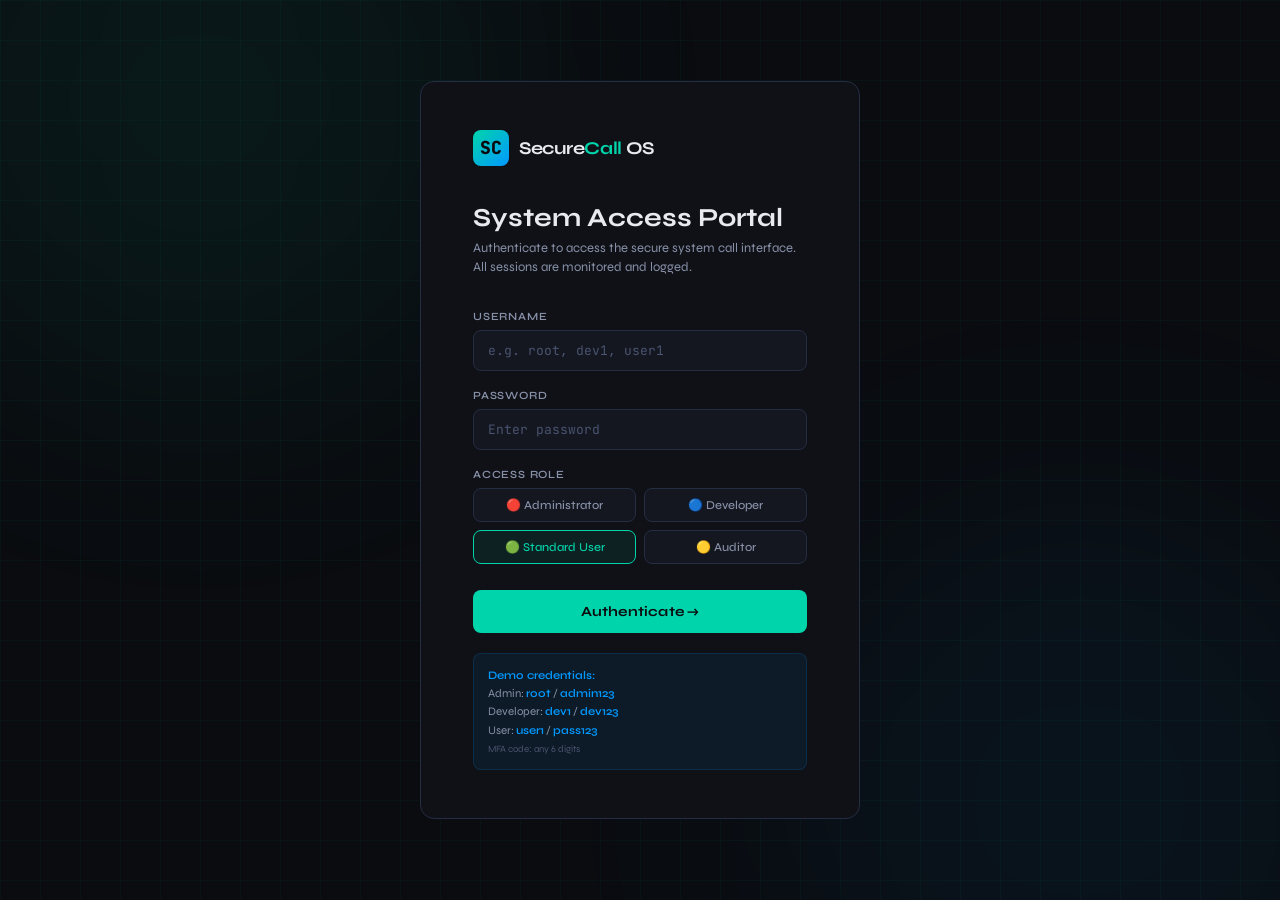
<file: index.html>
<!DOCTYPE html>
<html lang="en">
<head>
<meta charset="UTF-8">
<meta name="viewport" content="width=device-width, initial-scale=1.0">
<title>SecureCall OS — System Call Interface</title>
<link href="https://fonts.googleapis.com/css2?family=JetBrains+Mono:wght@400;500;700&family=Syne:wght@400;500;600;700;800&display=swap" rel="stylesheet">
<link rel="stylesheet" href="styles.css">
</head>
<body>

<!-- GRID BG -->
<div class="grid-bg"></div>
<div class="glow-orb a"></div>
<div class="glow-orb b"></div>

<!-- ===== LOGIN SCREEN ===== -->
<div id="login-screen" class="screen active">
  <div class="login-box">
    <div class="logo-mark">
      <div class="logo-icon">SC</div>
      <div class="logo-text">Secure<span>Call</span> OS</div>
    </div>
    <div class="login-title">System Access Portal</div>
    <div class="login-sub">Authenticate to access the secure system call interface. All sessions are monitored and logged.</div>

    <div class="form-group">
      <label class="form-label">Username</label>
      <input type="text" class="form-input" id="login-user" placeholder="e.g. root, dev1, user1" autocomplete="off">
    </div>
    <div class="form-group">
      <label class="form-label">Password</label>
      <input type="password" class="form-input" id="login-pass" placeholder="Enter password">
    </div>
    <div class="form-group">
      <label class="form-label">Access Role</label>
      <div class="role-select">
        <div class="role-btn" data-role="admin" onclick="selectRole(this)">🔴 Administrator</div>
        <div class="role-btn" data-role="dev" onclick="selectRole(this)">🔵 Developer</div>
        <div class="role-btn selected" data-role="user" onclick="selectRole(this)">🟢 Standard User</div>
        <div class="role-btn" data-role="auditor" onclick="selectRole(this)">🟡 Auditor</div>
      </div>
    </div>

    <div class="mfa-box" id="mfa-box">
      <div class="mfa-label">🔐 Two-factor authentication required — enter your 6-digit code:</div>
      <div class="mfa-digits">
        <input type="text" maxlength="1" class="mfa-digit" id="d1" oninput="mfaNext(this,'d2')">
        <input type="text" maxlength="1" class="mfa-digit" id="d2" oninput="mfaNext(this,'d3')">
        <input type="text" maxlength="1" class="mfa-digit" id="d3" oninput="mfaNext(this,'d4')">
        <input type="text" maxlength="1" class="mfa-digit" id="d4" oninput="mfaNext(this,'d5')">
        <input type="text" maxlength="1" class="mfa-digit" id="d5" oninput="mfaNext(this,'d6')">
        <input type="text" maxlength="1" class="mfa-digit" id="d6" oninput="mfaNext(this,null)">
      </div>
    </div>

    <div class="login-error" id="login-error"></div>

    <button class="btn-primary" onclick="doLogin()" id="login-btn">Authenticate →</button>

    <div class="demo-hint">
      <b>Demo credentials:</b><br>
      Admin: <b>root</b> / <b>admin123</b><br>
      Developer: <b>dev1</b> / <b>dev123</b><br>
      User: <b>user1</b> / <b>pass123</b>
      <br><small style="color:var(--text3)">MFA code: any 6 digits</small>
    </div>
  </div>
</div>

<!-- ===== MAIN APP ===== -->
<div id="app-screen" class="screen">

  <!-- TOPBAR -->
  <div class="topbar">
    <div class="topbar-logo">
      <div class="topbar-logo-icon">SC</div>
      <div class="topbar-logo-text">Secure<span>Call</span></div>
    </div>
    <div class="topbar-divider"></div>
    <div class="nav-tabs">
      <button class="nav-tab active" onclick="switchTab('dashboard',this)">
        <div class="tab-dot"></div><span class="tab-label">Dashboard</span>
      </button>
      <button class="nav-tab" onclick="switchTab('syscalls',this)">
        <div class="tab-dot"></div><span class="tab-label">System Calls</span>
      </button>
      <button class="nav-tab" onclick="switchTab('logs',this)">
        <div class="tab-dot"></div><span class="tab-label">Audit Logs</span>
      </button>
      <button class="nav-tab" id="users-tab-btn" onclick="switchTab('users',this)">
        <div class="tab-dot"></div><span class="tab-label">Users & Access</span>
      </button>
      <button class="nav-tab" onclick="switchTab('security',this)">
        <div class="tab-dot"></div><span class="tab-label">Security</span>
      </button>
    </div>
    <div class="topbar-right">
      <span class="live-dot"><span class="live-pulse"></span>Live</span>
      
      <span id="session-timer" style="font-size: 12px; color: #f59e0b; font-family: 'JetBrains Mono', monospace; margin-right: 12px; background: rgba(245, 158, 11, 0.1); padding: 4px 8px; border-radius: 4px; border: 1px solid rgba(245, 158, 11, 0.2);">
        ⏱ 30:00
      </span>

      <div class="user-badge">
        <div class="user-avatar" id="top-avatar">U</div>
        <span class="user-name" id="top-name">User</span>
        <span class="user-role-badge role-user" id="top-role">user</span>
      </div>
      <button class="logout-btn" onclick="doLogout()">Sign Out</button>
    </div>
  </div>

  <div class="content">

    <!-- DASHBOARD -->
    <div id="tab-dashboard" class="tab-content active">
      <div class="section-header">
        <div class="section-title">System Overview</div>
        <div class="section-sub">Real-time monitoring of system call activity and access control</div>
      </div>

      <div class="stats-grid">
        <div class="stat-card green">
          <div class="stat-icon">📡</div>
          <div class="stat-val" id="stat-total">2,847</div>
          <div class="stat-label">Total Syscalls Today</div>
          <div class="stat-change up">↑ 12% from yesterday</div>
        </div>
        <div class="stat-card red">
          <div class="stat-icon">🚫</div>
          <div class="stat-val" id="stat-denied">143</div>
          <div class="stat-label">Access Denied</div>
          <div class="stat-change down">↑ 3 unauthorized attempts</div>
        </div>
        <div class="stat-card blue">
          <div class="stat-icon">👤</div>
          <div class="stat-val">7</div>
          <div class="stat-label">Active Sessions</div>
          <div class="stat-change up">3 privileged users</div>
        </div>
        <div class="stat-card yellow">
          <div class="stat-icon">⚠️</div>
          <div class="stat-val" id="stat-alerts">5</div>
          <div class="stat-label">Security Alerts</div>
          <div class="stat-change down">2 high severity</div>
        </div>
      </div>

      <div class="charts-row">
        <div class="chart-card">
          <div class="chart-title">Syscall Activity — Last 8 Hours</div>
          <div class="bar-chart" id="activity-chart">
          </div>
        </div>
        <div class="chart-card">
          <div class="chart-title">Syscall Distribution by Category</div>
          <div style="display:flex;align-items:center;gap:20px;">
            <svg viewBox="0 0 36 36" style="width:110px;height:110px;transform:rotate(-90deg);">
              <circle cx="18" cy="18" r="15.9" fill="none" stroke="#1a1e2a" stroke-width="4"/>
              <circle cx="18" cy="18" r="15.9" fill="none" stroke="#00d4aa" stroke-width="4" stroke-dasharray="38 62" stroke-dashoffset="0"/>
              <circle cx="18" cy="18" r="15.9" fill="none" stroke="#0099ff" stroke-width="4" stroke-dasharray="26 74" stroke-dashoffset="-38"/>
              <circle cx="18" cy="18" r="15.9" fill="none" stroke="#9b5de5" stroke-width="4" stroke-dasharray="18 82" stroke-dashoffset="-64"/>
              <circle cx="18" cy="18" r="15.9" fill="none" stroke="#ffd166" stroke-width="4" stroke-dasharray="12 88" stroke-dashoffset="-82"/>
              <circle cx="18" cy="18" r="15.9" fill="none" stroke="#ff4d6d" stroke-width="4" stroke-dasharray="6 94" stroke-dashoffset="-94"/>
            </svg>
            <div class="legend">
              <div class="legend-item"><div class="legend-dot" style="background:var(--accent)"></div>File I/O (38%)</div>
              <div class="legend-item"><div class="legend-dot" style="background:var(--info)"></div>Process (26%)</div>
              <div class="legend-item"><div class="legend-dot" style="background:var(--purple)"></div>Memory (18%)</div>
              <div class="legend-item"><div class="legend-dot" style="background:var(--warning)"></div>Network (12%)</div>
              <div class="legend-item"><div class="legend-dot" style="background:var(--danger)"></div>Security (6%)</div>
            </div>
          </div>
        </div>
      </div>

      <!-- Live log feed -->
      <div class="chart-card" style="margin-bottom:0">
        <div class="chart-title" style="display:flex;align-items:center;justify-content:space-between;">
          <span>Recent Activity Feed</span>
          <span class="live-dot"><span class="live-pulse"></span>Live updates</span>
        </div>
        <div id="live-feed" style="font-family:var(--font-mono);font-size:11.5px;line-height:2;max-height:180px;overflow-y:auto;"></div>
      </div>
    </div>

    <!-- SYSCALLS TAB -->
    <div id="tab-syscalls" class="tab-content">
      <div class="section-header">
        <div style="display:flex;align-items:center;justify-content:space-between;">
          <div>
            <div class="section-title">System Call Interface</div>
            <div class="section-sub">Click a system call to execute it — access governed by your role</div>
          </div>
          <span id="role-notice" style="font-size:12px;color:var(--text2);background:var(--bg3);padding:6px 14px;border-radius:20px;border:1px solid var(--border)"></span>
        </div>
      </div>

      <div class="terminal-area">
        <div class="terminal-header">
          <div class="term-dots">
            <div class="term-dot r"></div>
            <div class="term-dot y"></div>
            <div class="term-dot g"></div>
          </div>
          <div class="term-title">securecall@kernel:~$ — Secure System Call Terminal</div>
          <div style="margin-left:auto;font-size:10px;color:var(--text3);font-family:var(--font-mono)">Session: <span id="session-id">SC-0000</span></div>
        </div>
        <div class="terminal-body" id="terminal-body">
          <div class="term-line"><span class="ok">✓ SecureCall OS Kernel Interface v3.2.1 initialized</span></div>
          <div class="term-line"><span class="info-t">→ Authentication subsystem: ACTIVE</span></div>
          <div class="term-line"><span class="info-t">→ Audit logging: ENABLED (tamper-proof mode)</span></div>
          <div class="term-line"><span class="info-t">→ Policy engine: RUNNING (RBAC + MAC)</span></div>
          <div class="term-line"><span class="text2">Type a command or click a syscall card below.</span></div>
        </div>
        <div class="terminal-input-row">
          <span class="term-prompt-label" id="term-prompt">user@securecall:~$</span>
          <input type="text" class="term-input" id="term-input" placeholder="e.g. read /etc/passwd, write /tmp/test.txt, exec /bin/ls" onkeydown="if(event.key==='Enter')runTerminalCommand()">
          <button class="term-run-btn" onclick="runTerminalCommand()">RUN ▶</button>
        </div>
      </div>

      <div class="syscall-grid" id="syscall-grid"></div>
    </div>

    <!-- LOGS TAB -->
    <div id="tab-logs" class="tab-content">
      <div class="section-header">
        <div class="section-title">Audit Log</div>
        <div class="section-sub">Immutable, timestamped record of all system call activity</div>
      </div>
      <div class="log-toolbar">
        <button class="log-filter-btn active" onclick="filterLogs('all',this)">All</button>
        <button class="log-filter-btn" onclick="filterLogs('success',this)">Allowed</button>
        <button class="log-filter-btn" onclick="filterLogs('denied',this)">Denied</button>
        <button class="log-filter-btn" onclick="filterLogs('warning',this)">Warnings</button>
        <input type="text" class="search-input" id="log-search" placeholder="Search by user, syscall, path..." oninput="renderLogs()">
        <button class="log-filter-btn" onclick="exportAuditLogCSV()" style="margin-left:auto;border-color:var(--accent);color:var(--accent)">⬇ Export CSV</button>
      </div>
      <div style="background:var(--bg2);border:1px solid var(--border);border-radius:var(--radius-lg);overflow:hidden;">
        <table class="log-table">
          <thead>
            <tr>
              <th>#</th>
              <th>Timestamp</th>
              <th>User</th>
              <th>Syscall</th>
              <th>Arguments</th>
              <th>PID</th>
              <th>Status</th>
              <th>Return</th>
            </tr>
          </thead>
          <tbody id="log-tbody"></tbody>
        </table>
      </div>
    </div>

    <!-- USERS TAB -->
    <div id="tab-users" class="tab-content">
      <div class="section-header">
        <div class="section-title">Users & Access Control</div>
        <div class="section-sub">Manage user accounts, roles, and syscall permissions — Admin only</div>
      </div>
      <div id="users-locked-msg" style="display:none;text-align:center;padding:60px;color:var(--text2)">
        <div style="font-size:40px;margin-bottom:12px">🔒</div>
        <div style="font-size:16px;font-weight:600;margin-bottom:6px">Admin Access Required</div>
        <div style="font-size:13px">User management is restricted to administrators only.</div>
      </div>
      <div id="users-content">
        <div class="users-table-wrap">
          <table class="users-table">
            <thead>
              <tr>
                <th>User</th>
                <th>Role</th>
                <th>Status</th>
                <th>Last Login</th>
                <th>Syscall Permissions</th>
                <th>Actions</th>
              </tr>
            </thead>
            <tbody id="users-tbody"></tbody>
          </table>
        </div>
      </div>
    </div>

    <!-- SECURITY TAB -->
    <div id="tab-security" class="tab-content">
      <div class="section-header">
        <div class="section-title">Security Center</div>
        <div class="section-sub">Threat monitoring, policy enforcement, and access controls</div>
      </div>

      <div class="security-grid">
        <div class="security-card">
          <div class="sec-card-title"><span class="sec-icon">⚠️</span> Recent Threat Detections</div>
          <div class="threat-item">
            <div class="threat-level tl-high"></div>
            <div class="threat-info">
              <div class="threat-name">Privilege Escalation Attempt</div>
              <div class="threat-time">2025-03-15 14:32:11 — user: guest01 — PID 3421</div>
            </div>
            <span class="threat-badge tb-high">HIGH</span>
          </div>
          <div class="threat-item">
            <div class="threat-level tl-high"></div>
            <div class="threat-info">
              <div class="threat-name">Unauthorized /etc/shadow Read</div>
              <div class="threat-time">2025-03-15 13:18:05 — user: dev2 — PID 2201</div>
            </div>
            <span class="threat-badge tb-high">HIGH</span>
          </div>
          <div class="threat-item">
            <div class="threat-level tl-med"></div>
            <div class="threat-info">
              <div class="threat-name">Excessive fork() Calls (Rate Limit)</div>
              <div class="threat-time">2025-03-15 11:55:42 — user: user1 — PID 5512</div>
            </div>
            <span class="threat-badge tb-med">MED</span>
          </div>
          <div class="threat-item">
            <div class="threat-level tl-med"></div>
            <div class="threat-info">
              <div class="threat-name">Suspicious Socket Connection</div>
              <div class="threat-time">2025-03-15 09:02:33 — user: svc_acc — PID 1884</div>
            </div>
            <span class="threat-badge tb-med">MED</span>
          </div>
          <div class="threat-item">
            <div class="threat-level tl-low"></div>
            <div class="threat-info">
              <div class="threat-name">Failed Authentication (3 attempts)</div>
              <div class="threat-time">2025-03-15 07:44:19 — IP: 10.0.0.47</div>
            </div>
            <span class="threat-badge tb-low">LOW</span>
          </div>
        </div>

        <div class="security-card">
          <div class="sec-card-title"><span class="sec-icon">🛡️</span> Security Policies</div>
          <div class="policy-row">
            <div class="policy-info">
              <div class="policy-name">Mandatory Access Control (MAC)</div>
              <div class="policy-desc">SELinux-style label-based enforcement</div>
            </div>
            <label class="toggle"><input type="checkbox" checked><span class="toggle-slider"></span></label>
          </div>
          <div class="policy-row">
            <div class="policy-info">
              <div class="policy-name">Role-Based Access Control (RBAC)</div>
              <div class="policy-desc">Permission sets per user role</div>
            </div>
            <label class="toggle"><input type="checkbox" checked><span class="toggle-slider"></span></label>
          </div>
          <div class="policy-row">
            <div class="policy-info">
              <div class="policy-name">Seccomp Syscall Filtering</div>
              <div class="policy-desc">Kernel-level syscall whitelist</div>
            </div>
            <label class="toggle"><input type="checkbox" checked><span class="toggle-slider"></span></label>
          </div>
          <div class="policy-row">
            <div class="policy-info">
              <div class="policy-name">Rate Limiting per User</div>
              <div class="policy-desc">Max 500 syscalls/min per process</div>
            </div>
            <label class="toggle"><input type="checkbox" checked><span class="toggle-slider"></span></label>
          </div>
          <div class="policy-row">
            <div class="policy-info">
              <div class="policy-name">Tamper-Proof Audit Log</div>
              <div class="policy-desc">SHA-256 chained log entries</div>
            </div>
            <label class="toggle"><input type="checkbox" checked><span class="toggle-slider"></span></label>
          </div>
          <div class="policy-row">
            <div class="policy-info">
              <div class="policy-name">Two-Factor Authentication</div>
              <div class="policy-desc">Required for admin & dev roles</div>
            </div>
            <label class="toggle"><input type="checkbox" checked><span class="toggle-slider"></span></label>
          </div>
          <div class="policy-row">
            <div class="policy-info">
              <div class="policy-name">Session Timeout (30 min)</div>
              <div class="policy-desc">Auto-lock idle sessions</div>
            </div>
            <label class="toggle"><input type="checkbox" checked><span class="toggle-slider"></span></label>
          </div>
        </div>
      </div>

      <!-- System call permission matrix -->
      <div class="security-card">
        <div class="sec-card-title"><span class="sec-icon">📋</span> Syscall Permission Matrix</div>
        <input
          type="text" 
          placeholder="Filter syscalls..." 
          oninput="buildPermMatrix(this.value)"
          style="margin:12px 0;padding:6px 10px;border:1px solid var(--border);border-radius:6px;width:250px;background:var(--bg3);color:var(--text1);"
        />
        <div style="overflow-x:auto;">
          <table style="width:100%;border-collapse:collapse;font-size:12px;font-family:var(--font-mono);">
            <thead>
              <tr>
                <th style="background:var(--bg3);padding:9px 12px;text-align:left;color:var(--text3);font-size:10px;letter-spacing:0.5px;border-bottom:1px solid var(--border)">SYSCALL</th>
                <th style="background:var(--bg3);padding:9px 12px;text-align:center;color:var(--danger);font-size:10px;letter-spacing:0.5px;border-bottom:1px solid var(--border)">TYPE</th>
                <th style="background:var(--bg3);padding:9px 12px;text-align:center;color:var(--danger);font-size:10px;letter-spacing:0.5px;border-bottom:1px solid var(--border)">ADMIN</th>
                <th style="background:var(--bg3);padding:9px 12px;text-align:center;color:var(--info);font-size:10px;letter-spacing:0.5px;border-bottom:1px solid var(--border)">DEVELOPER</th>
                <th style="background:var(--bg3);padding:9px 12px;text-align:center;color:var(--accent);font-size:10px;letter-spacing:0.5px;border-bottom:1px solid var(--border)">USER</th>
                <th style="background:var(--bg3);padding:9px 12px;text-align:center;color:var(--warning);font-size:10px;letter-spacing:0.5px;border-bottom:1px solid var(--border)">AUDITOR</th>
              </tr>
            </thead>
            <tbody id="perm-matrix"></tbody>
          </table>
        </div>
      </div>
    </div>

  </div>
</div>

<!-- SYSCALL MODAL -->
<div class="modal-overlay" id="syscall-modal">
  <div class="modal-box">
    <div class="modal-title" id="modal-title">Syscall Name</div>
    <div class="modal-sub" id="modal-sub">Description</div>
    <div id="modal-params"></div>
    <div class="modal-code" id="modal-code"></div>
    <div class="modal-btns">
      <button class="btn-sec" onclick="closeModal()">Cancel</button>
      <button class="btn-run" onclick="runSyscall()" id="modal-run-btn">Execute Syscall →</button>
    </div>
  </div>
</div>

<div id="toast-container"></div>
<script src="script.js"></script>
</body>
</html>
</file>
<file: styles.css>
:root {
    --bg: #0a0c10;
    --bg2: #0f1117;
    --bg3: #141720;
    --bg4: #1a1e2a;
    --border: #1e2436;
    --border2: #252d42;
    --accent: #00d4aa;
    --accent2: #0099ff;
    --accent3: #ff4d6d;
    --accent4: #ffd166;
    --text: #e8eaf0;
    --text2: #8891a8;
    --text3: #4a5470;
    --success: #00c896;
    --warning: #ffd166;
    --danger: #ff4d6d;
    --info: #0099ff;
    --purple: #9b5de5;
    --font-main: 'Syne', sans-serif;
    --font-mono: 'JetBrains Mono', monospace;
    --radius: 8px;
    --radius-lg: 14px;
  }
  * { box-sizing: border-box; margin: 0; padding: 0; }
  body {
    background: var(--bg);
    color: var(--text);
    font-family: var(--font-main);
    min-height: 100vh;
    overflow-x: hidden;
  }
  /* --- SCREEN MANAGEMENT --- */
  .screen { display: none; }
  .screen.active { display: flex; }

  /* ===== LOGIN SCREEN ===== */
  #login-screen {
    min-height: 100vh;
    flex-direction: column;
    align-items: center;
    justify-content: center;
    position: relative;
    overflow: hidden;
  }
  .grid-bg {
    position: fixed; inset: 0; z-index: 0;
    background-image:
      linear-gradient(rgba(0,212,170,0.04) 1px, transparent 1px),
      linear-gradient(90deg, rgba(0,212,170,0.04) 1px, transparent 1px);
    background-size: 40px 40px;
    pointer-events: none;
  }
  .glow-orb {
    position: fixed;
    width: 600px; height: 600px;
    border-radius: 50%;
    filter: blur(120px);
    pointer-events: none;
    z-index: 0;
  }
  .glow-orb.a { background: rgba(0,212,170,0.06); top: -200px; left: -100px; }
  .glow-orb.b { background: rgba(0,153,255,0.05); bottom: -200px; right: -100px; }
  .login-box {
    position: relative; z-index: 2;
    background: var(--bg2);
    border: 1px solid var(--border2);
    border-radius: var(--radius-lg);
    padding: 48px 52px;
    width: 440px;
    max-width: 95vw;
    animation: fadeUp 0.6s cubic-bezier(0.16, 1, 0.3, 1) both;
  }
  @keyframes fadeUp {
    from { opacity: 0; transform: translateY(20px); }
    to { opacity: 1; transform: translateY(0); }
  }
  .logo-mark {
    display: flex; align-items: center; gap: 10px;
    margin-bottom: 36px;
  }
  .logo-icon {
    width: 36px; height: 36px;
    background: linear-gradient(135deg, var(--accent), var(--accent2));
    border-radius: 8px;
    display: flex; align-items: center; justify-content: center;
    font-size: 18px; font-weight: 800;
    color: #0a0c10;
    font-family: var(--font-mono);
  }
  .logo-text { font-size: 18px; font-weight: 700; letter-spacing: -0.3px; }
  .logo-text span { color: var(--accent); }
  .login-title { font-size: 26px; font-weight: 700; margin-bottom: 6px; }
  .login-sub { font-size: 13px; color: var(--text2); margin-bottom: 32px; line-height: 1.5; }
  .form-group { margin-bottom: 18px; }
  .form-label { font-size: 11px; font-weight: 600; letter-spacing: 0.8px; color: var(--text2); text-transform: uppercase; margin-bottom: 7px; display: block; }
  .form-input {
    width: 100%; padding: 11px 14px;
    background: var(--bg3); border: 1px solid var(--border2);
    border-radius: var(--radius); color: var(--text);
    font-family: var(--font-mono); font-size: 13px;
    outline: none; transition: border-color 0.2s, box-shadow 0.2s;
  }
  .form-input:focus { border-color: var(--accent); box-shadow: 0 0 0 3px rgba(0,212,170,0.1); }
  .form-input::placeholder { color: var(--text3); }
  .input-row { display: flex; gap: 10px; }
  .input-row .form-group { flex: 1; }
  .role-select {
    display: grid; grid-template-columns: 1fr 1fr; gap: 8px; margin-top: 7px;
  }
  .role-btn {
    padding: 9px; background: var(--bg3);
    border: 1px solid var(--border2); border-radius: var(--radius);
    color: var(--text2); font-family: var(--font-main); font-size: 12px; font-weight: 500;
    cursor: pointer; transition: all 0.15s; text-align: center;
  }
  .role-btn:hover { border-color: var(--border2); color: var(--text); background: var(--bg4); }
  .role-btn.selected { border-color: var(--accent); color: var(--accent); background: rgba(0,212,170,0.08); }
  .btn-primary {
    width: 100%; padding: 13px;
    background: var(--accent); border: none; border-radius: var(--radius);
    color: #0a0c10; font-family: var(--font-main); font-size: 14px; font-weight: 700;
    cursor: pointer; transition: all 0.15s; margin-top: 8px; letter-spacing: 0.2px;
  }
  .btn-primary:hover { background: #00f0c0; transform: translateY(-1px); }
  .btn-primary:active { transform: translateY(0); }
  .login-error {
    background: rgba(255,77,109,0.1); border: 1px solid rgba(255,77,109,0.3);
    border-radius: var(--radius); padding: 10px 14px;
    color: var(--danger); font-size: 12px; margin-top: 12px; display: none;
  }
  .mfa-box { margin-top: 16px; display: none; }
  .mfa-label { font-size: 12px; color: var(--text2); margin-bottom: 10px; }
  .mfa-digits { display: flex; gap: 8px; }
  .mfa-digit {
    width: 44px; height: 48px; background: var(--bg3);
    border: 1px solid var(--border2); border-radius: var(--radius);
    color: var(--text); font-family: var(--font-mono); font-size: 20px; font-weight: 700;
    text-align: center; outline: none; transition: border-color 0.2s;
  }
  .mfa-digit:focus { border-color: var(--accent); }
  .demo-hint {
    margin-top: 20px; padding: 12px 14px;
    background: rgba(0,153,255,0.07); border: 1px solid rgba(0,153,255,0.15);
    border-radius: var(--radius); font-size: 11.5px; color: var(--text2); line-height: 1.6;
  }
  .demo-hint b { color: var(--info); font-weight: 600; }

  /* ===== MAIN APP ===== */
  #app-screen { flex-direction: column; min-height: 100vh; }

  /* TOPBAR */
  .topbar {
    background: var(--bg2); border-bottom: 1px solid var(--border);
    padding: 0 24px; height: 56px;
    display: flex; align-items: center; gap: 20px;
    position: sticky; top: 0; z-index: 100;
  }
  .topbar-logo { display: flex; align-items: center; gap: 8px; margin-right: 8px; }
  .topbar-logo-icon {
    width: 28px; height: 28px;
    background: linear-gradient(135deg, var(--accent), var(--accent2));
    border-radius: 6px; display: flex; align-items: center; justify-content: center;
    font-size: 13px; font-weight: 800; color: #0a0c10; font-family: var(--font-mono);
  }
  .topbar-logo-text { font-size: 14px; font-weight: 700; }
  .topbar-logo-text span { color: var(--accent); }
  .topbar-divider { width: 1px; height: 24px; background: var(--border); }
  .nav-tabs { display: flex; gap: 2px; flex: 1; }
  .nav-tab {
    padding: 7px 14px; border-radius: 6px;
    font-size: 12.5px; font-weight: 500; color: var(--text2);
    cursor: pointer; transition: all 0.15s; border: none; background: none;
    display: flex; align-items: center; gap: 7px; white-space: nowrap;
  }
  .nav-tab:hover { color: var(--text); background: var(--bg3); }
  .nav-tab.active { color: var(--accent); background: rgba(0,212,170,0.1); }
  .tab-dot { width: 6px; height: 6px; border-radius: 50%; background: currentColor; }
  .topbar-right { display: flex; align-items: center; gap: 12px; margin-left: auto; }
  .user-badge {
    display: flex; align-items: center; gap: 8px;
    padding: 5px 12px; background: var(--bg3);
    border: 1px solid var(--border); border-radius: 20px;
    font-size: 12px;
  }
  .user-avatar {
    width: 22px; height: 22px; border-radius: 50%;
    background: linear-gradient(135deg, var(--accent), var(--accent2));
    display: flex; align-items: center; justify-content: center;
    font-size: 10px; font-weight: 700; color: #0a0c10; font-family: var(--font-mono);
  }
  .user-name { font-weight: 600; }
  .user-role-badge {
    font-size: 9px; font-weight: 700; letter-spacing: 0.5px;
    padding: 2px 6px; border-radius: 4px; text-transform: uppercase;
  }
  .role-admin { background: rgba(255,77,109,0.15); color: var(--danger); }
  .role-dev { background: rgba(0,153,255,0.15); color: var(--info); }
  .role-user { background: rgba(0,212,170,0.15); color: var(--accent); }
  .logout-btn {
    padding: 6px 12px; background: none;
    border: 1px solid var(--border2); border-radius: 6px;
    color: var(--text2); font-size: 12px; font-family: var(--font-main);
    cursor: pointer; transition: all 0.15s;
  }
  .logout-btn:hover { border-color: var(--danger); color: var(--danger); }

  /* CONTENT AREA */
  .content { flex: 1; overflow: hidden; }
  .tab-content { display: none; height: calc(100vh - 56px); overflow-y: auto; padding: 28px 28px; }
  .tab-content.active { display: block; }
  .tab-content::-webkit-scrollbar { width: 6px; }
  .tab-content::-webkit-scrollbar-track { background: transparent; }
  .tab-content::-webkit-scrollbar-thumb { background: var(--border2); border-radius: 3px; }

  /* SECTION HEADERS */
  .section-header { margin-bottom: 24px; }
  .section-title { font-size: 22px; font-weight: 700; margin-bottom: 4px; }
  .section-sub { font-size: 13px; color: var(--text2); }

  /* STAT CARDS */
  .stats-grid { display: grid; grid-template-columns: repeat(4, 1fr); gap: 14px; margin-bottom: 28px; }
  .stat-card {
    background: var(--bg2); border: 1px solid var(--border);
    border-radius: var(--radius-lg); padding: 20px;
    position: relative; overflow: hidden;
  }
  .stat-card::before {
    content: ''; position: absolute; top: 0; left: 0; right: 0; height: 2px;
  }
  .stat-card.green::before { background: var(--success); }
  .stat-card.blue::before { background: var(--info); }
  .stat-card.red::before { background: var(--danger); }
  .stat-card.yellow::before { background: var(--warning); }
  .stat-icon { font-size: 20px; margin-bottom: 12px; }
  .stat-val { font-size: 28px; font-weight: 800; font-family: var(--font-mono); margin-bottom: 3px; }
  .stat-label { font-size: 11px; color: var(--text2); font-weight: 500; letter-spacing: 0.5px; text-transform: uppercase; }
  .stat-change { font-size: 11px; margin-top: 8px; }
  .stat-change.up { color: var(--success); }
  .stat-change.down { color: var(--danger); }

  /* CHARTS */
  .charts-row { display: grid; grid-template-columns: 1fr 1fr; gap: 14px; margin-bottom: 28px; }
  .chart-card {
    background: var(--bg2); border: 1px solid var(--border);
    border-radius: var(--radius-lg); padding: 20px;
  }
  .chart-title { font-size: 13px; font-weight: 600; color: var(--text2); margin-bottom: 16px; text-transform: uppercase; letter-spacing: 0.5px; }
  .bar-chart { display: flex; align-items: flex-end; gap: 6px; height: 100px; }
  .bar-col { display: flex; flex-direction: column; align-items: center; gap: 4px; flex: 1; }
  .bar { width: 100%; border-radius: 3px 3px 0 0; transition: height 0.3s ease; min-height: 4px; }
  .bar-label { font-size: 9px; color: var(--text3); font-family: var(--font-mono); white-space: nowrap; }
  .pie-chart { position: relative; width: 100px; height: 100px; margin: 0 auto; }
  .pie-chart svg { width: 100%; height: 100%; transform: rotate(-90deg); }
  .legend { display: flex; flex-wrap: wrap; gap: 10px; margin-top: 14px; }
  .legend-item { display: flex; align-items: center; gap: 6px; font-size: 12px; color: var(--text2); }
  .legend-dot { width: 8px; height: 8px; border-radius: 50%; flex-shrink: 0; }

  /* SYSCALL TERMINAL */
  .terminal-area {
    background: var(--bg); border: 1px solid var(--border);
    border-radius: var(--radius-lg); overflow: hidden; margin-bottom: 28px;
  }
  .terminal-header {
    background: var(--bg3); border-bottom: 1px solid var(--border);
    padding: 10px 16px; display: flex; align-items: center; gap: 10px;
  }
  .term-dots { display: flex; gap: 6px; }
  .term-dot { width: 10px; height: 10px; border-radius: 50%; }
  .term-dot.r { background: #ff5f57; }
  .term-dot.y { background: #febc2e; }
  .term-dot.g { background: #28c840; }
  .term-title { font-size: 12px; color: var(--text2); font-family: var(--font-mono); margin-left: 8px; }
  .terminal-body { padding: 16px; min-height: 260px; max-height: 360px; overflow-y: auto; font-family: var(--font-mono); font-size: 12.5px; line-height: 1.7; }
  .term-line { margin-bottom: 2px; }
  .term-line .prompt { color: var(--accent); }
  .term-line .cmd { color: var(--text); }
  .term-line .result { color: var(--text2); margin-left: 20px; }
  .term-line .ok { color: var(--success); }
  .term-line .err { color: var(--danger); }
  .term-line .warn { color: var(--warning); }
  .term-line .info-t { color: var(--info); }
  .terminal-input-row {
    display: flex; align-items: center; gap: 8px;
    border-top: 1px solid var(--border); padding: 12px 16px;
    background: var(--bg2);
  }
  .term-prompt-label { color: var(--accent); font-family: var(--font-mono); font-size: 12.5px; white-space: nowrap; }
  .term-input {
    flex: 1; background: none; border: none; outline: none;
    color: var(--text); font-family: var(--font-mono); font-size: 12.5px;
  }
  .term-input::placeholder { color: var(--text3); }
  .term-run-btn {
    padding: 6px 14px; background: var(--accent);
    border: none; border-radius: 5px; color: #0a0c10;
    font-family: var(--font-main); font-size: 11px; font-weight: 700;
    cursor: pointer; transition: 0.15s;
  }
  .term-run-btn:hover { background: #00f0c0; }

  /* SYSCALL LIST */
  .syscall-grid { display: grid; grid-template-columns: repeat(3, 1fr); gap: 12px; margin-bottom: 28px; }
  .syscall-card {
    background: var(--bg2); border: 1px solid var(--border);
    border-radius: var(--radius-lg); padding: 16px; cursor: pointer;
    transition: all 0.2s; position: relative;
  }
  .syscall-card:hover { border-color: var(--border2); background: var(--bg3); transform: translateY(-2px); }
  .syscall-card.locked { opacity: 0.5; cursor: not-allowed; }
  .syscall-card.locked:hover { transform: none; }
  .syscall-num { font-family: var(--font-mono); font-size: 10px; color: var(--text3); margin-bottom: 6px; }
  .syscall-name { font-size: 14px; font-weight: 600; font-family: var(--font-mono); margin-bottom: 4px; }
  .syscall-desc { font-size: 11px; color: var(--text2); margin-bottom: 10px; line-height: 1.4; }
  .syscall-meta { display: flex; align-items: center; justify-content: space-between; }
  .syscall-perm {
    font-size: 10px; padding: 2px 8px; border-radius: 4px;
    font-weight: 600; letter-spacing: 0.3px;
  }
  .perm-all { background: rgba(0,200,150,0.12); color: var(--success); }
  .perm-admin { background: rgba(255,77,109,0.12); color: var(--danger); }
  .perm-dev { background: rgba(0,153,255,0.12); color: var(--info); }
  .syscall-count { font-size: 10px; color: var(--text3); font-family: var(--font-mono); }
  .lock-icon { position: absolute; top: 12px; right: 12px; font-size: 14px; opacity: 0.5; }

  /* LOGS TABLE */
  .log-toolbar {
    display: flex; gap: 10px; align-items: center; margin-bottom: 16px; flex-wrap: wrap;
  }
  .log-filter-btn {
    padding: 6px 14px; border: 1px solid var(--border2);
    border-radius: 6px; background: none; color: var(--text2);
    font-family: var(--font-main); font-size: 11.5px; font-weight: 500;
    cursor: pointer; transition: 0.15s;
  }
  .log-filter-btn:hover { color: var(--text); border-color: var(--text3); }
  .log-filter-btn.active { border-color: var(--accent); color: var(--accent); background: rgba(0,212,170,0.08); }
  .search-input {
    flex: 1; min-width: 180px; padding: 7px 12px;
    background: var(--bg2); border: 1px solid var(--border2);
    border-radius: 6px; color: var(--text); font-family: var(--font-mono);
    font-size: 12px; outline: none;
  }
  .search-input:focus { border-color: var(--accent); }
  .log-table {
    width: 100%; border-collapse: collapse;
    font-size: 12px; font-family: var(--font-mono);
  }
  .log-table th {
    background: var(--bg3); padding: 10px 12px;
    text-align: left; font-size: 10px; font-weight: 700;
    letter-spacing: 0.8px; color: var(--text3); text-transform: uppercase;
    border-bottom: 1px solid var(--border);
  }
  .log-table td {
    padding: 10px 12px; border-bottom: 1px solid var(--border);
    color: var(--text2); vertical-align: middle;
  }
  .log-table tr:hover td { background: var(--bg3); }
  .log-table tr:last-child td { border-bottom: none; }
  .status-badge {
    display: inline-block; padding: 2px 8px;
    border-radius: 4px; font-size: 10px; font-weight: 700;
  }
  .status-success { background: rgba(0,200,150,0.12); color: var(--success); }
  .status-denied { background: rgba(255,77,109,0.12); color: var(--danger); }
  .status-warning { background: rgba(255,209,102,0.12); color: var(--warning); }
  .log-table .syscall-col { color: var(--accent); }
  .log-table .user-col { color: var(--info); }
  .log-table .time-col { color: var(--text3); font-size: 11px; }

  /* USERS TAB */
  .users-table-wrap { background: var(--bg2); border: 1px solid var(--border); border-radius: var(--radius-lg); overflow: hidden; }
  .users-table { width: 100%; border-collapse: collapse; }
  .users-table th {
    background: var(--bg3); padding: 12px 16px;
    text-align: left; font-size: 10px; font-weight: 700;
    letter-spacing: 0.8px; color: var(--text3); text-transform: uppercase;
    border-bottom: 1px solid var(--border);
  }
  .users-table td {
    padding: 12px 16px; border-bottom: 1px solid var(--border);
    font-size: 13px; vertical-align: middle;
  }
  .users-table tr:last-child td { border-bottom: none; }
  .users-table tr:hover td { background: var(--bg3); }
  .user-info { display: flex; align-items: center; gap: 10px; }
  .user-ava {
    width: 32px; height: 32px; border-radius: 50%;
    display: flex; align-items: center; justify-content: center;
    font-size: 12px; font-weight: 700; font-family: var(--font-mono);
    flex-shrink: 0;
  }
  .ava-red { background: rgba(255,77,109,0.2); color: var(--danger); }
  .ava-blue { background: rgba(0,153,255,0.2); color: var(--info); }
  .ava-green { background: rgba(0,212,170,0.2); color: var(--accent); }
  .ava-purple { background: rgba(155,93,229,0.2); color: var(--purple); }
  .online-dot { display: inline-block; width: 7px; height: 7px; border-radius: 50%; margin-right: 5px; }
  .dot-on { background: var(--success); }
  .dot-off { background: var(--text3); }
  .perm-table { display: flex; gap: 4px; flex-wrap: wrap; }
  .mini-perm {
    font-size: 10px; padding: 2px 6px; border-radius: 3px;
    font-family: var(--font-mono);
  }
  .mp-g { background: rgba(0,200,150,0.1); color: var(--success); }
  .mp-r { background: rgba(255,77,109,0.1); color: var(--danger); }
  .action-btn {
    padding: 5px 10px; border: 1px solid var(--border2);
    border-radius: 5px; font-size: 11px; font-family: var(--font-main);
    cursor: pointer; background: none; color: var(--text2); transition: 0.15s;
  }
  .action-btn:hover { border-color: var(--text3); color: var(--text); }
  .action-btn.danger:hover { border-color: var(--danger); color: var(--danger); }

  /* SECURITY TAB */
  .security-grid { display: grid; grid-template-columns: 1fr 1fr; gap: 16px; margin-bottom: 24px; }
  .security-card {
    background: var(--bg2); border: 1px solid var(--border);
    border-radius: var(--radius-lg); padding: 20px;
  }
  .sec-card-title { font-size: 13px; font-weight: 600; margin-bottom: 16px; display: flex; align-items: center; gap: 8px; }
  .sec-icon { font-size: 16px; }
  .threat-item {
    display: flex; align-items: center; gap: 12px; padding: 10px 0;
    border-bottom: 1px solid var(--border);
  }
  .threat-item:last-child { border-bottom: none; }
  .threat-level {
    width: 8px; height: 8px; border-radius: 50%; flex-shrink: 0;
  }
  .tl-high { background: var(--danger); box-shadow: 0 0 6px var(--danger); }
  .tl-med { background: var(--warning); box-shadow: 0 0 6px var(--warning); }
  .tl-low { background: var(--success); }
  .threat-info { flex: 1; }
  .threat-name { font-size: 12.5px; font-weight: 500; margin-bottom: 2px; }
  .threat-time { font-size: 11px; color: var(--text3); font-family: var(--font-mono); }
  .threat-badge {
    font-size: 10px; padding: 2px 7px; border-radius: 4px; font-weight: 600;
  }
  .tb-high { background: rgba(255,77,109,0.12); color: var(--danger); }
  .tb-med { background: rgba(255,209,102,0.12); color: var(--warning); }
  .tb-low { background: rgba(0,200,150,0.12); color: var(--success); }
  .policy-row {
    display: flex; align-items: center; justify-content: space-between;
    padding: 10px 0; border-bottom: 1px solid var(--border);
  }
  .policy-row:last-child { border-bottom: none; }
  .policy-info { flex: 1; }
  .policy-name { font-size: 13px; font-weight: 500; margin-bottom: 2px; }
  .policy-desc { font-size: 11px; color: var(--text2); }
  .toggle {
    position: relative; width: 36px; height: 20px; cursor: pointer;
  }
  .toggle input { opacity: 0; width: 0; height: 0; }
  .toggle-slider {
    position: absolute; inset: 0;
    background: var(--bg4); border: 1px solid var(--border2);
    border-radius: 10px; transition: 0.2s;
  }
  .toggle-slider::before {
    content: ''; position: absolute;
    width: 14px; height: 14px; background: var(--text3);
    border-radius: 50%; left: 2px; top: 2px; transition: 0.2s;
  }
  .toggle input:checked + .toggle-slider { background: rgba(0,212,170,0.2); border-color: var(--accent); }
  .toggle input:checked + .toggle-slider::before { background: var(--accent); transform: translateX(16px); }

  /* MODAL */
  .modal-overlay {
    display: none; position: fixed; inset: 0; z-index: 200;
    background: rgba(10,12,16,0.85);
    align-items: center; justify-content: center;
  }
  .modal-overlay.open { display: flex; }
  .modal-box {
    background: var(--bg2); border: 1px solid var(--border2);
    border-radius: var(--radius-lg); padding: 28px;
    width: 500px; max-width: 95vw;
    animation: fadeUp 0.25s ease both;
  }
  .modal-title { font-size: 18px; font-weight: 700; margin-bottom: 6px; }
  .modal-sub { font-size: 12px; color: var(--text2); margin-bottom: 20px; }
  .modal-code {
    background: var(--bg); border: 1px solid var(--border);
    border-radius: var(--radius); padding: 14px;
    font-family: var(--font-mono); font-size: 12px; line-height: 1.7;
    color: var(--text2); margin-bottom: 16px;
  }
  .code-key { color: var(--info); }
  .code-val { color: var(--accent); }
  .code-comment { color: var(--text3); }
  .modal-btns { display: flex; gap: 8px; justify-content: flex-end; margin-top: 16px; }
  .btn-sec {
    padding: 9px 18px; background: none;
    border: 1px solid var(--border2); border-radius: var(--radius);
    color: var(--text2); font-family: var(--font-main); font-size: 13px;
    cursor: pointer; transition: 0.15s;
  }
  .btn-sec:hover { border-color: var(--text3); color: var(--text); }
  .btn-run {
    padding: 9px 18px; background: var(--accent);
    border: none; border-radius: var(--radius);
    color: #0a0c10; font-family: var(--font-main); font-size: 13px; font-weight: 700;
    cursor: pointer; transition: 0.15s;
  }
  .btn-run:hover { background: #00f0c0; }
  .param-group { margin-bottom: 14px; }
  .param-label { font-size: 11px; color: var(--text2); margin-bottom: 5px; font-family: var(--font-mono); }
  .param-input {
    width: 100%; padding: 8px 10px;
    background: var(--bg); border: 1px solid var(--border2);
    border-radius: 6px; color: var(--text);
    font-family: var(--font-mono); font-size: 12px; outline: none;
  }
  .param-input:focus { border-color: var(--accent); }

  /* LIVE INDICATOR */
  .live-dot {
    display: inline-flex; align-items: center; gap: 5px;
    font-size: 11px; color: var(--success);
  }
  .live-pulse {
    width: 7px; height: 7px; border-radius: 50%; background: var(--success);
    animation: pulse 1.5s infinite;
  }
  @keyframes pulse {
    0%, 100% { opacity: 1; box-shadow: 0 0 0 0 rgba(0,200,150,0.4); }
    50% { box-shadow: 0 0 0 5px rgba(0,200,150,0); }
  }

  /* RESPONSIVE */
  @media (max-width: 900px) {
    .stats-grid { grid-template-columns: 1fr 1fr; }
    .syscall-grid { grid-template-columns: 1fr 1fr; }
    .charts-row { grid-template-columns: 1fr; }
    .security-grid { grid-template-columns: 1fr; }
    .nav-tab span.tab-label { display: none; }
  }
  @media (max-width: 600px) {
    .stats-grid { grid-template-columns: 1fr; }
    .syscall-grid { grid-template-columns: 1fr; }
    .tab-content { padding: 16px; }
    .topbar { padding: 0 12px; }
    .login-box { padding: 28px 20px; }
  }
.user-info {
  display: flex;
  gap: 10px;
  align-items: center;
}

.user-ava {
  width: 32px;
  height: 32px;
  border-radius: 50%;
  display: flex;
  align-items: center;
  justify-content: center;
  color: white;
  font-weight: bold;
}

.ava-red { background: #ef4444; }
.ava-blue { background: #3b82f6; }
.ava-green { background: #22c55e; }
.ava-purple { background: #a855f7; }

.user-role-badge {
  padding: 4px 8px;
  border-radius: 6px;
  font-size: 12px;
}

.role-admin { background: #fee2e2; color: #dc2626; }
.role-dev { background: #dbeafe; color: #2563eb; }
.role-user { background: #dcfce7; color: #16a34a; }
.role-auditor {background: #ede9fe;color: #7c3aed; }

.online-dot {
  display: inline-block;
  width: 8px;
  height: 8px;
  border-radius: 50%;
  margin-right: 6px;
}

.dot-on { background: #22c55e; }
.dot-off { background: #9ca3af; }

.perm-table {
  display: flex;
  flex-wrap: wrap;
  gap: 4px;
}

.mini-perm {
  padding: 2px 6px;
  border-radius: 4px;
  font-size: 11px;
  background: #e5e7eb;
}

.bar-col {
  display: flex;
  flex-direction: column;
  align-items: center;
}

.bar {
  width: 20px;
  border-radius: 4px;
}

.bar-label {
  font-size: 10px;
  margin-top: 4px;
}

.action-btn {
  padding: 4px 8px;
  font-size: 12px;
  cursor: pointer;
}

.action-btn.danger {
  background: #ef4444;
  color: white;
}

#toast-container {
  position: fixed;
  bottom: 24px;
  right: 24px;
  display: flex;
  flex-direction: column;
  gap: 8px;
  z-index: 9999;
}

.toast {
  min-width: 280px;
  padding: 12px 16px;
  border-radius: 8px;
  font-size: 13px;
  display: flex;
  align-items: center;
  gap: 10px;
  animation: slideIn 0.2s ease;
  position: relative;
  overflow: hidden;
}

.toast.success { background:#f0fdf4; border:1px solid #86efac; color:#166534; }
.toast.error   { background:#fef2f2; border:1px solid #fca5a5; color:#991b1b; }
.toast.warning { background:#fffbeb; border:1px solid #fcd34d; color:#92400e; }

.toast-bar {
  position: absolute;
  bottom: 0; left: 0;
  height: 3px;
  background: currentColor;
  animation: shrink 3s linear forwards;
}

@keyframes slideIn {
  from { transform: translateX(100%); opacity: 0; }
  to   { transform: translateX(0); opacity: 1; }
}

@keyframes shrink {
  from { width: 100%; }
  to   { width: 0%; }
}

/* ===== FIX: SECURITY MATRIX TABLE ===== */
#tab-security table {
  width: 100%;
  border-collapse: collapse;
  table-layout: fixed;
}

#tab-security th,
#tab-security td {
  padding: 10px 12px;
  text-align: center;
  white-space: nowrap;
}

#tab-security th:first-child,
#tab-security td:first-child {
  text-align: left;
}

#tab-security th {
  font-weight: 600;
  font-size: 11px;
}

#tab-security td {
  font-size: 12px;
}
</file>
